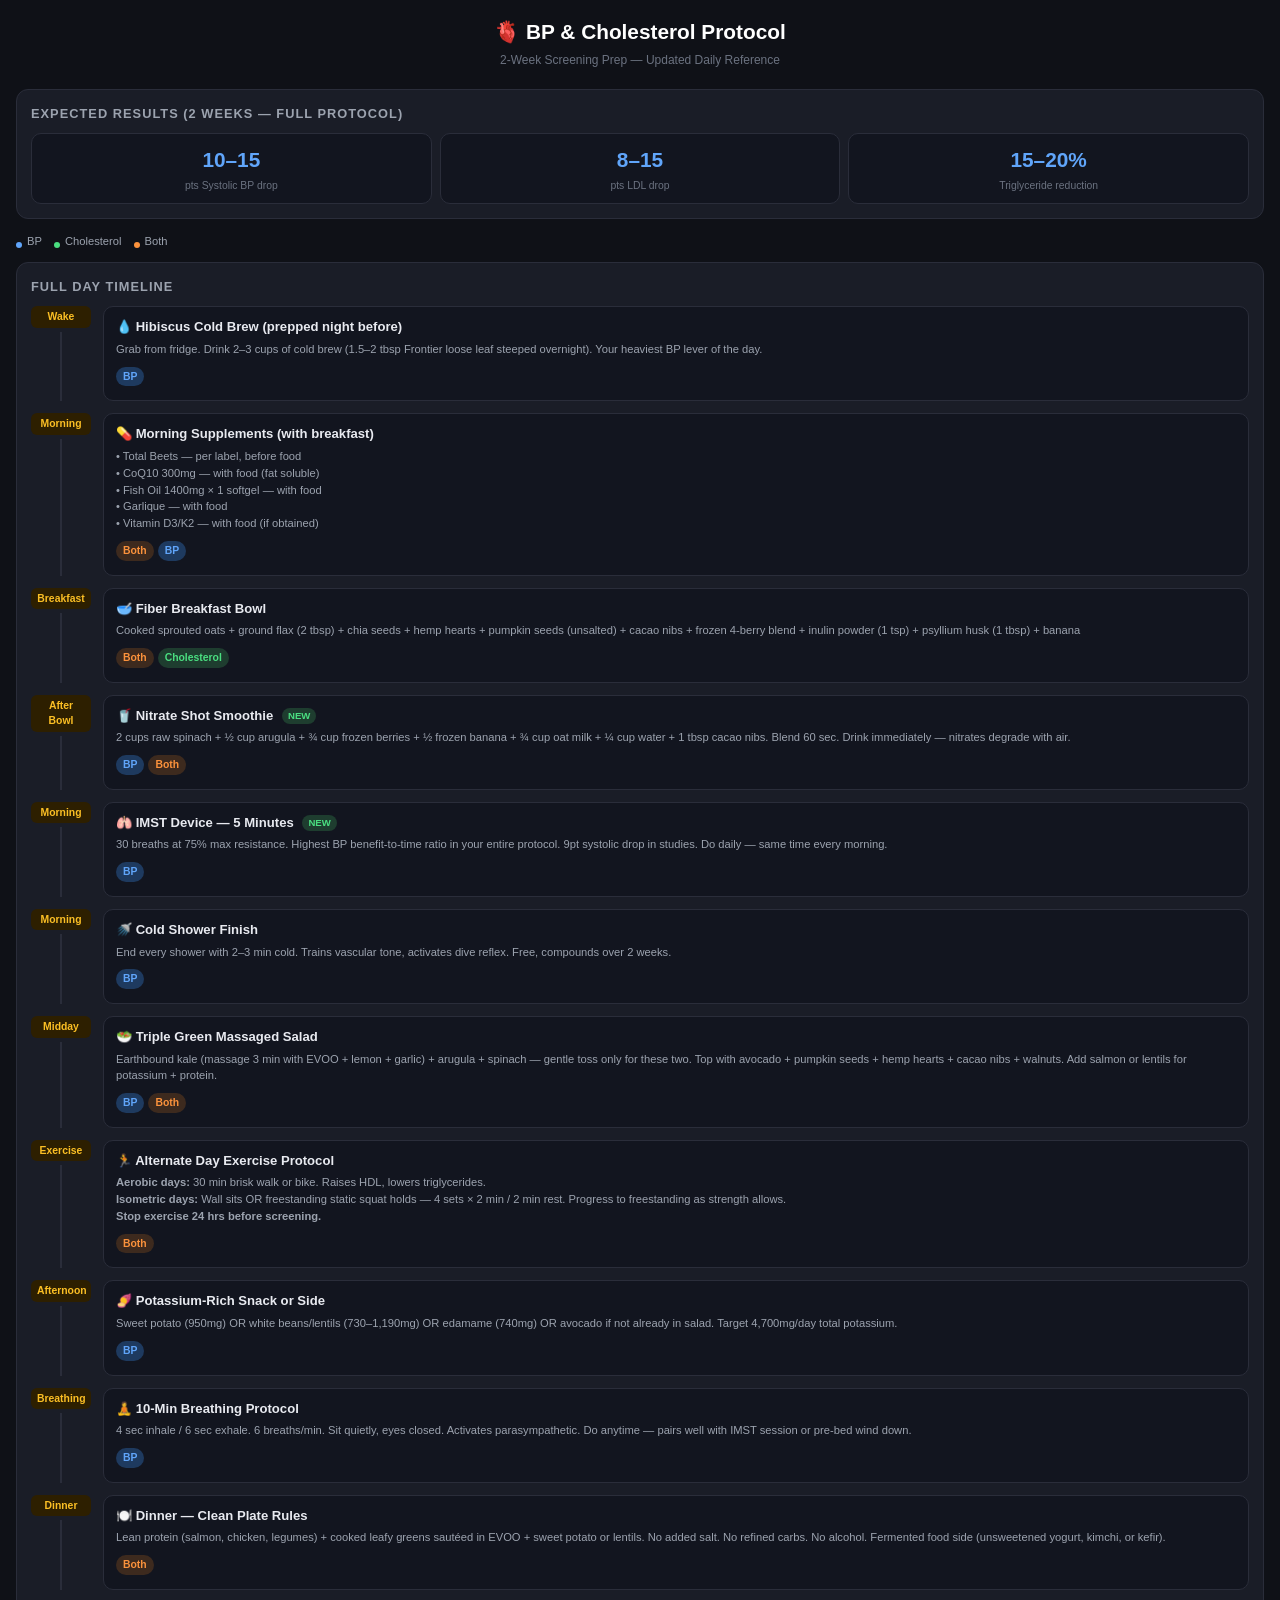
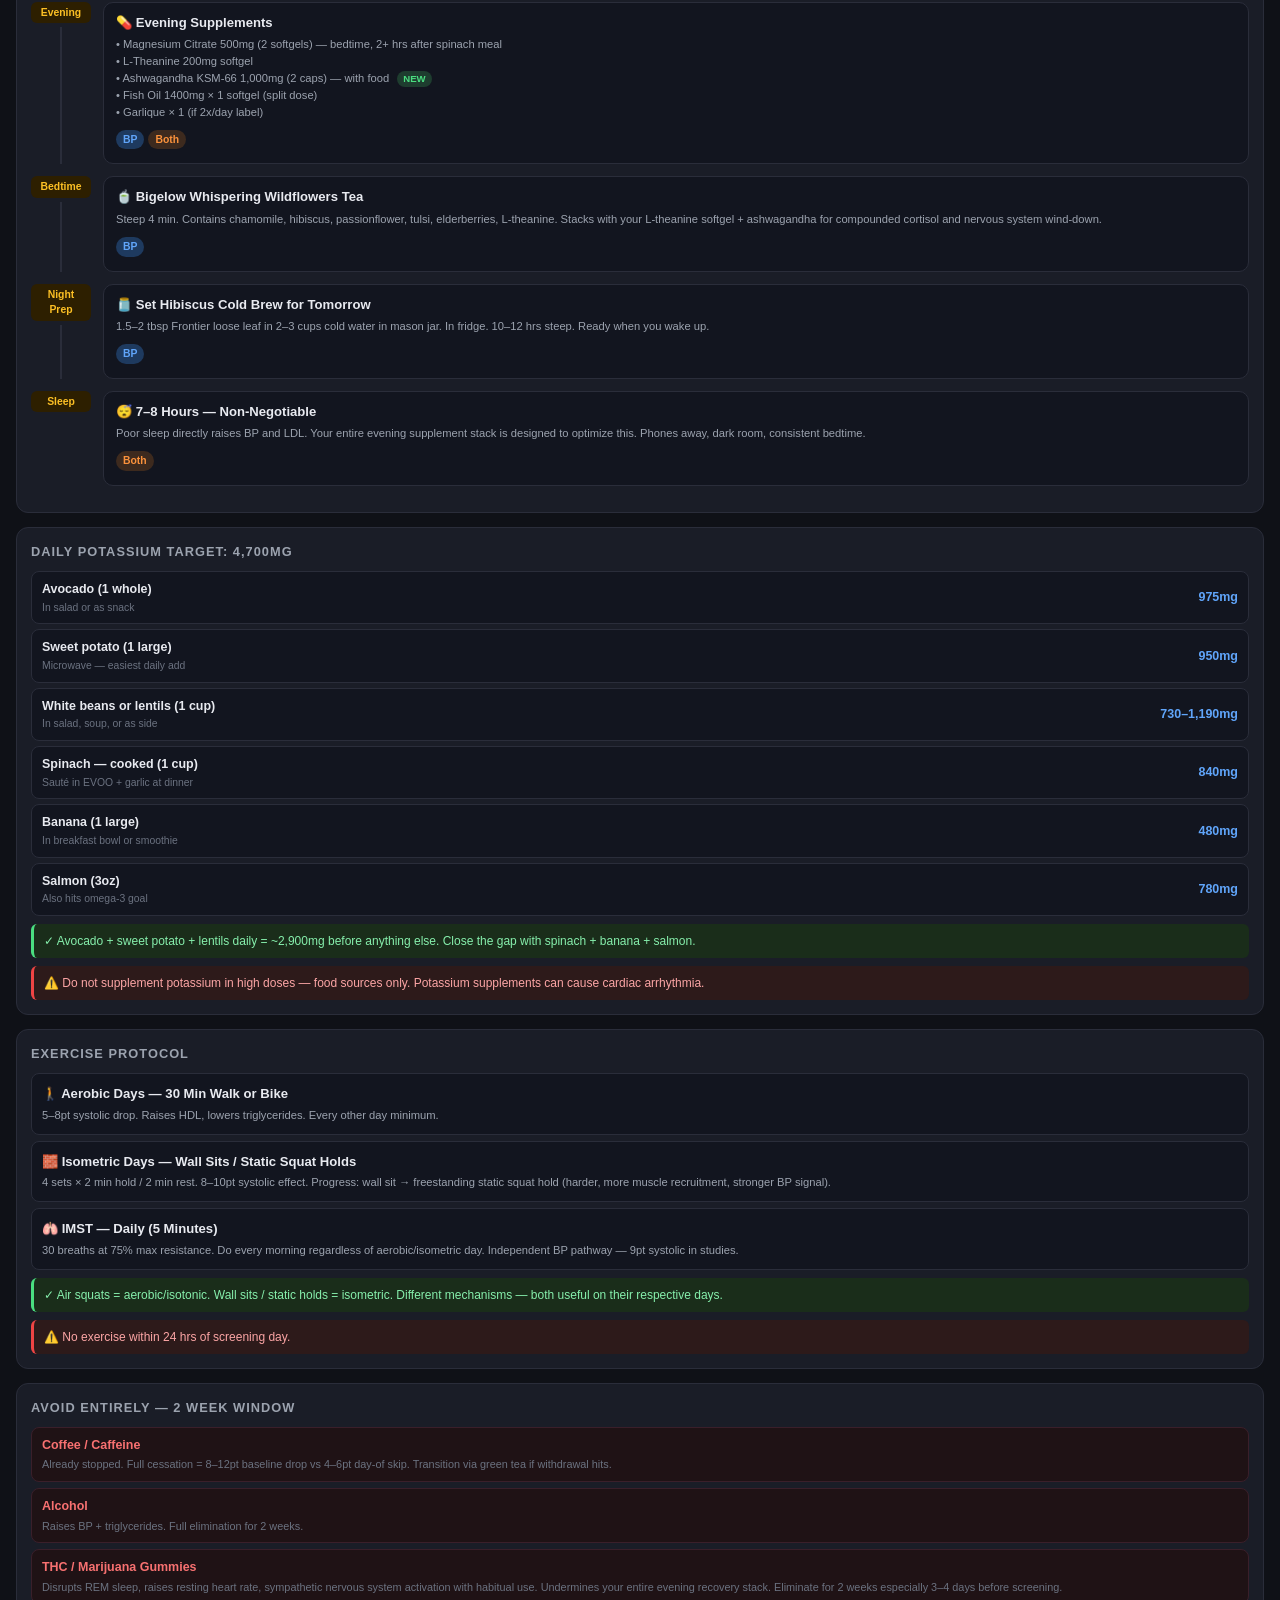
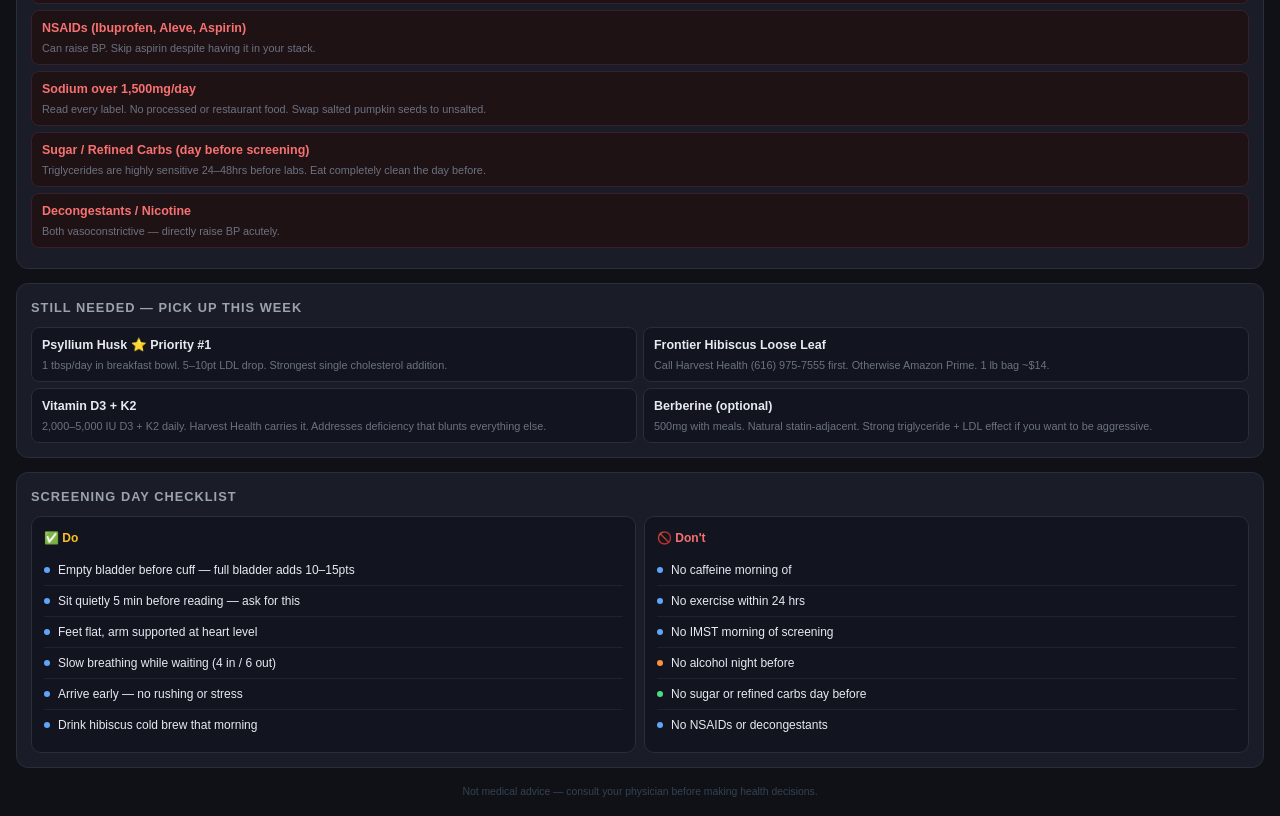
<file: bp-protocol/index.html>
<!DOCTYPE html>
<html lang="en">
<head>
<meta charset="UTF-8">
<meta name="viewport" content="width=device-width, initial-scale=1.0">
<title>BP & Cholesterol Protocol v2</title>
<style>
  * { box-sizing: border-box; margin: 0; padding: 0; }
  body { font-family: -apple-system, BlinkMacSystemFont, 'Segoe UI', sans-serif; background: #0f1117; color: #e8eaf0; line-height: 1.5; padding: 16px; }
  h1 { font-size: 1.3rem; font-weight: 700; text-align: center; color: #fff; margin-bottom: 4px; }
  .subtitle { text-align: center; font-size: 0.75rem; color: #6b7280; margin-bottom: 20px; }
  h2 { font-size: 0.8rem; font-weight: 700; text-transform: uppercase; letter-spacing: 0.08em; color: #9ca3af; margin-bottom: 10px; }
  h3 { font-size: 0.85rem; font-weight: 600; margin-bottom: 6px; }
  .section { background: #1a1d27; border-radius: 12px; padding: 14px; margin-bottom: 14px; border: 1px solid #2a2d3a; }
  .tag { display: inline-block; font-size: 0.65rem; font-weight: 600; padding: 2px 7px; border-radius: 20px; margin-right: 4px; margin-bottom: 4px; }
  .tag-bp { background: #1e3a5f; color: #60a5fa; }
  .tag-chol { background: #1e3d2f; color: #4ade80; }
  .tag-both { background: #3d2a1e; color: #fb923c; }
  .row { display: flex; gap: 10px; margin-bottom: 10px; }
  .card { flex: 1; background: #12151f; border-radius: 10px; padding: 12px; border: 1px solid #2a2d3a; }
  .time-label { font-size: 0.7rem; font-weight: 700; text-transform: uppercase; letter-spacing: 0.06em; margin-bottom: 8px; padding: 3px 8px; border-radius: 6px; display: inline-block; }
  .morning { background: #2d1f00; color: #fbbf24; }
  .midday { background: #1a2d1a; color: #4ade80; }
  .evening { background: #1a1533; color: #a78bfa; }
  .item { display: flex; align-items: flex-start; gap: 8px; padding: 6px 0; border-bottom: 1px solid #1f2232; }
  .item:last-child { border-bottom: none; }
  .item-dot { width: 6px; height: 6px; border-radius: 50%; margin-top: 6px; flex-shrink: 0; }
  .dot-bp { background: #60a5fa; }
  .dot-chol { background: #4ade80; }
  .dot-both { background: #fb923c; }
  .item-text { font-size: 0.8rem; }
  .item-sub { font-size: 0.7rem; color: #6b7280; margin-top: 1px; }
  .dose { font-size: 0.7rem; font-weight: 600; color: #9ca3af; }
  .grid-3 { display: grid; grid-template-columns: 1fr 1fr 1fr; gap: 8px; }
  .grid-2 { display: grid; grid-template-columns: 1fr 1fr; gap: 8px; }
  .metric-card { background: #12151f; border-radius: 10px; padding: 10px; border: 1px solid #2a2d3a; text-align: center; }
  .metric-val { font-size: 1.3rem; font-weight: 700; color: #60a5fa; }
  .metric-label { font-size: 0.65rem; color: #6b7280; margin-top: 2px; }
  .flag { background: #2d1a1a; border-left: 3px solid #ef4444; border-radius: 6px; padding: 8px 10px; font-size: 0.75rem; color: #fca5a5; margin-top: 8px; }
  .tip { background: #1a2d1a; border-left: 3px solid #4ade80; border-radius: 6px; padding: 8px 10px; font-size: 0.75rem; color: #86efac; margin-top: 8px; }
  .info { background: #1a1f2d; border-left: 3px solid #60a5fa; border-radius: 6px; padding: 8px 10px; font-size: 0.75rem; color: #93c5fd; margin-top: 8px; }
  .food-grid { display: grid; grid-template-columns: 1fr 1fr; gap: 6px; }
  .food-item { background: #12151f; border-radius: 8px; padding: 8px 10px; border: 1px solid #2a2d3a; }
  .food-name { font-size: 0.78rem; font-weight: 600; }
  .food-benefit { font-size: 0.68rem; color: #6b7280; margin-top: 2px; }
  .exercise-item { background: #12151f; border-radius: 8px; padding: 10px; border: 1px solid #2a2d3a; margin-bottom: 6px; }
  .ex-name { font-size: 0.82rem; font-weight: 600; }
  .ex-detail { font-size: 0.7rem; color: #9ca3af; margin-top: 3px; }
  .legend { display: flex; gap: 12px; margin-bottom: 12px; flex-wrap: wrap; }
  .leg-item { display: flex; align-items: center; gap: 5px; font-size: 0.7rem; color: #9ca3af; }
  .avoid-item { background: #1f1215; border-radius: 8px; padding: 8px 10px; border: 1px solid #3a1f2a; margin-bottom: 6px; }
  .avoid-name { font-weight: 600; color: #f87171; font-size: 0.78rem; }
  .avoid-why { font-size: 0.68rem; color: #6b7280; margin-top: 2px; }
  .highlight { color: #fbbf24; font-weight: 600; }
  .tea-row { display: flex; gap: 8px; }
  .tea-card { flex: 1; background: #12151f; border-radius: 10px; padding: 10px; border: 1px solid #2a2d3a; }
  .tea-title { font-size: 0.78rem; font-weight: 700; margin-bottom: 4px; }
  .tea-time { font-size: 0.65rem; color: #fbbf24; margin-bottom: 6px; }
  .tea-detail { font-size: 0.7rem; color: #9ca3af; }
  .timeline { position: relative; }
  .tl-item { display: flex; gap: 12px; margin-bottom: 12px; }
  .tl-left { display: flex; flex-direction: column; align-items: center; width: 60px; flex-shrink: 0; }
  .tl-time { font-size: 0.65rem; font-weight: 700; color: #fbbf24; text-align: center; background: #2d1f00; padding: 3px 6px; border-radius: 6px; width: 100%; text-align: center; }
  .tl-line { width: 2px; background: #2a2d3a; flex: 1; margin-top: 4px; }
  .tl-content { background: #12151f; border-radius: 10px; padding: 10px 12px; border: 1px solid #2a2d3a; flex: 1; }
  .tl-title { font-size: 0.82rem; font-weight: 600; margin-bottom: 4px; }
  .tl-detail { font-size: 0.7rem; color: #9ca3af; }
  .tl-tags { margin-top: 5px; }
  .potassium-item { background: #12151f; border-radius: 8px; padding: 8px 10px; border: 1px solid #2a2d3a; margin-bottom: 5px; display: flex; justify-content: space-between; align-items: center; }
  .pot-food { font-size: 0.78rem; font-weight: 600; }
  .pot-amount { font-size: 0.78rem; font-weight: 700; color: #60a5fa; }
  .pot-note { font-size: 0.65rem; color: #6b7280; margin-top: 1px; }
  .new-badge { display: inline-block; background: #1e3d2f; color: #4ade80; font-size: 0.6rem; font-weight: 700; padding: 1px 6px; border-radius: 10px; margin-left: 5px; vertical-align: middle; }
</style>
</head>
<body>

<h1>🫀 BP & Cholesterol Protocol</h1>
<p class="subtitle">2-Week Screening Prep — Updated Daily Reference</p>

<!-- EXPECTED RESULTS -->
<div class="section">
  <h2>Expected Results (2 Weeks — Full Protocol)</h2>
  <div class="grid-3">
    <div class="metric-card">
      <div class="metric-val">10–15</div>
      <div class="metric-label">pts Systolic BP drop</div>
    </div>
    <div class="metric-card">
      <div class="metric-val">8–15</div>
      <div class="metric-label">pts LDL drop</div>
    </div>
    <div class="metric-card">
      <div class="metric-val">15–20%</div>
      <div class="metric-label">Triglyceride reduction</div>
    </div>
  </div>
</div>

<!-- LEGEND -->
<div class="legend">
  <div class="leg-item"><div class="item-dot dot-bp"></div> BP</div>
  <div class="leg-item"><div class="item-dot dot-chol"></div> Cholesterol</div>
  <div class="leg-item"><div class="item-dot dot-both"></div> Both</div>
</div>

<!-- FULL DAY TIMELINE -->
<div class="section">
  <h2>Full Day Timeline</h2>
  <div class="timeline">

    <div class="tl-item">
      <div class="tl-left"><div class="tl-time">Wake</div><div class="tl-line"></div></div>
      <div class="tl-content">
        <div class="tl-title">💧 Hibiscus Cold Brew (prepped night before)</div>
        <div class="tl-detail">Grab from fridge. Drink 2–3 cups of cold brew (1.5–2 tbsp Frontier loose leaf steeped overnight). Your heaviest BP lever of the day.</div>
        <div class="tl-tags"><span class="tag tag-bp">BP</span></div>
      </div>
    </div>

    <div class="tl-item">
      <div class="tl-left"><div class="tl-time">Morning</div><div class="tl-line"></div></div>
      <div class="tl-content">
        <div class="tl-title">💊 Morning Supplements (with breakfast)</div>
        <div class="tl-detail">
          • Total Beets — per label, before food<br>
          • CoQ10 300mg — with food (fat soluble)<br>
          • Fish Oil 1400mg × 1 softgel — with food<br>
          • Garlique — with food<br>
          • Vitamin D3/K2 — with food (if obtained)
        </div>
        <div class="tl-tags"><span class="tag tag-both">Both</span><span class="tag tag-bp">BP</span></div>
      </div>
    </div>

    <div class="tl-item">
      <div class="tl-left"><div class="tl-time">Breakfast</div><div class="tl-line"></div></div>
      <div class="tl-content">
        <div class="tl-title">🥣 Fiber Breakfast Bowl</div>
        <div class="tl-detail">
          Cooked sprouted oats + ground flax (2 tbsp) + chia seeds + hemp hearts + pumpkin seeds (unsalted) + cacao nibs + frozen 4-berry blend + inulin powder (1 tsp) + psyllium husk (1 tbsp) + banana
        </div>
        <div class="tl-tags"><span class="tag tag-both">Both</span><span class="tag tag-chol">Cholesterol</span></div>
      </div>
    </div>

    <div class="tl-item">
      <div class="tl-left"><div class="tl-time">After Bowl</div><div class="tl-line"></div></div>
      <div class="tl-content">
        <div class="tl-title">🥤 Nitrate Shot Smoothie <span class="new-badge">NEW</span></div>
        <div class="tl-detail">2 cups raw spinach + ½ cup arugula + ¾ cup frozen berries + ½ frozen banana + ¾ cup oat milk + ¼ cup water + 1 tbsp cacao nibs. Blend 60 sec. Drink immediately — nitrates degrade with air.</div>
        <div class="tl-tags"><span class="tag tag-bp">BP</span><span class="tag tag-both">Both</span></div>
      </div>
    </div>

    <div class="tl-item">
      <div class="tl-left"><div class="tl-time">Morning</div><div class="tl-line"></div></div>
      <div class="tl-content">
        <div class="tl-title">🫁 IMST Device — 5 Minutes <span class="new-badge">NEW</span></div>
        <div class="tl-detail">30 breaths at 75% max resistance. Highest BP benefit-to-time ratio in your entire protocol. 9pt systolic drop in studies. Do daily — same time every morning.</div>
        <div class="tl-tags"><span class="tag tag-bp">BP</span></div>
      </div>
    </div>

    <div class="tl-item">
      <div class="tl-left"><div class="tl-time">Morning</div><div class="tl-line"></div></div>
      <div class="tl-content">
        <div class="tl-title">🚿 Cold Shower Finish</div>
        <div class="tl-detail">End every shower with 2–3 min cold. Trains vascular tone, activates dive reflex. Free, compounds over 2 weeks.</div>
        <div class="tl-tags"><span class="tag tag-bp">BP</span></div>
      </div>
    </div>

    <div class="tl-item">
      <div class="tl-left"><div class="tl-time">Midday</div><div class="tl-line"></div></div>
      <div class="tl-content">
        <div class="tl-title">🥗 Triple Green Massaged Salad</div>
        <div class="tl-detail">
          Earthbound kale (massage 3 min with EVOO + lemon + garlic) + arugula + spinach — gentle toss only for these two. Top with avocado + pumpkin seeds + hemp hearts + cacao nibs + walnuts. Add salmon or lentils for potassium + protein.
        </div>
        <div class="tl-tags"><span class="tag tag-bp">BP</span><span class="tag tag-both">Both</span></div>
      </div>
    </div>

    <div class="tl-item">
      <div class="tl-left"><div class="tl-time">Exercise</div><div class="tl-line"></div></div>
      <div class="tl-content">
        <div class="tl-title">🏃 Alternate Day Exercise Protocol</div>
        <div class="tl-detail">
          <strong>Aerobic days:</strong> 30 min brisk walk or bike. Raises HDL, lowers triglycerides.<br>
          <strong>Isometric days:</strong> Wall sits OR freestanding static squat holds — 4 sets × 2 min / 2 min rest. Progress to freestanding as strength allows.<br>
          <strong>Stop exercise 24 hrs before screening.</strong>
        </div>
        <div class="tl-tags"><span class="tag tag-both">Both</span></div>
      </div>
    </div>

    <div class="tl-item">
      <div class="tl-left"><div class="tl-time">Afternoon</div><div class="tl-line"></div></div>
      <div class="tl-content">
        <div class="tl-title">🍠 Potassium-Rich Snack or Side</div>
        <div class="tl-detail">Sweet potato (950mg) OR white beans/lentils (730–1,190mg) OR edamame (740mg) OR avocado if not already in salad. Target 4,700mg/day total potassium.</div>
        <div class="tl-tags"><span class="tag tag-bp">BP</span></div>
      </div>
    </div>

    <div class="tl-item">
      <div class="tl-left"><div class="tl-time">Breathing</div><div class="tl-line"></div></div>
      <div class="tl-content">
        <div class="tl-title">🧘 10-Min Breathing Protocol</div>
        <div class="tl-detail">4 sec inhale / 6 sec exhale. 6 breaths/min. Sit quietly, eyes closed. Activates parasympathetic. Do anytime — pairs well with IMST session or pre-bed wind down.</div>
        <div class="tl-tags"><span class="tag tag-bp">BP</span></div>
      </div>
    </div>

    <div class="tl-item">
      <div class="tl-left"><div class="tl-time">Dinner</div><div class="tl-line"></div></div>
      <div class="tl-content">
        <div class="tl-title">🍽️ Dinner — Clean Plate Rules</div>
        <div class="tl-detail">
          Lean protein (salmon, chicken, legumes) + cooked leafy greens sautéed in EVOO + sweet potato or lentils. No added salt. No refined carbs. No alcohol. Fermented food side (unsweetened yogurt, kimchi, or kefir).
        </div>
        <div class="tl-tags"><span class="tag tag-both">Both</span></div>
      </div>
    </div>

    <div class="tl-item">
      <div class="tl-left"><div class="tl-time">Evening</div><div class="tl-line"></div></div>
      <div class="tl-content">
        <div class="tl-title">💊 Evening Supplements</div>
        <div class="tl-detail">
          • Magnesium Citrate 500mg (2 softgels) — bedtime, 2+ hrs after spinach meal<br>
          • L-Theanine 200mg softgel<br>
          • Ashwagandha KSM-66 1,000mg (2 caps) — with food <span class="new-badge">NEW</span><br>
          • Fish Oil 1400mg × 1 softgel (split dose)<br>
          • Garlique × 1 (if 2x/day label)
        </div>
        <div class="tl-tags"><span class="tag tag-bp">BP</span><span class="tag tag-both">Both</span></div>
      </div>
    </div>

    <div class="tl-item">
      <div class="tl-left"><div class="tl-time">Bedtime</div><div class="tl-line"></div></div>
      <div class="tl-content">
        <div class="tl-title">🍵 Bigelow Whispering Wildflowers Tea</div>
        <div class="tl-detail">Steep 4 min. Contains chamomile, hibiscus, passionflower, tulsi, elderberries, L-theanine. Stacks with your L-theanine softgel + ashwagandha for compounded cortisol and nervous system wind-down.</div>
        <div class="tl-tags"><span class="tag tag-bp">BP</span></div>
      </div>
    </div>

    <div class="tl-item">
      <div class="tl-left"><div class="tl-time">Night Prep</div><div class="tl-line"></div></div>
      <div class="tl-content">
        <div class="tl-title">🫙 Set Hibiscus Cold Brew for Tomorrow</div>
        <div class="tl-detail">1.5–2 tbsp Frontier loose leaf in 2–3 cups cold water in mason jar. In fridge. 10–12 hrs steep. Ready when you wake up.</div>
        <div class="tl-tags"><span class="tag tag-bp">BP</span></div>
      </div>
    </div>

    <div class="tl-item">
      <div class="tl-left"><div class="tl-time">Sleep</div></div>
      <div class="tl-content">
        <div class="tl-title">😴 7–8 Hours — Non-Negotiable</div>
        <div class="tl-detail">Poor sleep directly raises BP and LDL. Your entire evening supplement stack is designed to optimize this. Phones away, dark room, consistent bedtime.</div>
        <div class="tl-tags"><span class="tag tag-both">Both</span></div>
      </div>
    </div>

  </div>
</div>

<!-- POTASSIUM TRACKER -->
<div class="section">
  <h2>Daily Potassium Target: 4,700mg</h2>
  <div class="potassium-item">
    <div><div class="pot-food">Avocado (1 whole)</div><div class="pot-note">In salad or as snack</div></div>
    <div class="pot-amount">975mg</div>
  </div>
  <div class="potassium-item">
    <div><div class="pot-food">Sweet potato (1 large)</div><div class="pot-note">Microwave — easiest daily add</div></div>
    <div class="pot-amount">950mg</div>
  </div>
  <div class="potassium-item">
    <div><div class="pot-food">White beans or lentils (1 cup)</div><div class="pot-note">In salad, soup, or as side</div></div>
    <div class="pot-amount">730–1,190mg</div>
  </div>
  <div class="potassium-item">
    <div><div class="pot-food">Spinach — cooked (1 cup)</div><div class="pot-note">Sauté in EVOO + garlic at dinner</div></div>
    <div class="pot-amount">840mg</div>
  </div>
  <div class="potassium-item">
    <div><div class="pot-food">Banana (1 large)</div><div class="pot-note">In breakfast bowl or smoothie</div></div>
    <div class="pot-amount">480mg</div>
  </div>
  <div class="potassium-item">
    <div><div class="pot-food">Salmon (3oz)</div><div class="pot-note">Also hits omega-3 goal</div></div>
    <div class="pot-amount">780mg</div>
  </div>
  <div class="tip">✓ Avocado + sweet potato + lentils daily = ~2,900mg before anything else. Close the gap with spinach + banana + salmon.</div>
  <div class="flag">⚠️ Do not supplement potassium in high doses — food sources only. Potassium supplements can cause cardiac arrhythmia.</div>
</div>

<!-- EXERCISE REFERENCE -->
<div class="section">
  <h2>Exercise Protocol</h2>
  <div class="exercise-item">
    <div class="ex-name">🚶 Aerobic Days — 30 Min Walk or Bike</div>
    <div class="ex-detail">5–8pt systolic drop. Raises HDL, lowers triglycerides. Every other day minimum.</div>
  </div>
  <div class="exercise-item">
    <div class="ex-name">🧱 Isometric Days — Wall Sits / Static Squat Holds</div>
    <div class="ex-detail">4 sets × 2 min hold / 2 min rest. 8–10pt systolic effect. Progress: wall sit → freestanding static squat hold (harder, more muscle recruitment, stronger BP signal).</div>
  </div>
  <div class="exercise-item">
    <div class="ex-name">🫁 IMST — Daily (5 Minutes)</div>
    <div class="ex-detail">30 breaths at 75% max resistance. Do every morning regardless of aerobic/isometric day. Independent BP pathway — 9pt systolic in studies.</div>
  </div>
  <div class="tip">✓ Air squats = aerobic/isotonic. Wall sits / static holds = isometric. Different mechanisms — both useful on their respective days.</div>
  <div class="flag">⚠️ No exercise within 24 hrs of screening day.</div>
</div>

<!-- AVOID -->
<div class="section">
  <h2>Avoid Entirely — 2 Week Window</h2>
  <div class="avoid-item">
    <div class="avoid-name">Coffee / Caffeine</div>
    <div class="avoid-why">Already stopped. Full cessation = 8–12pt baseline drop vs 4–6pt day-of skip. Transition via green tea if withdrawal hits.</div>
  </div>
  <div class="avoid-item">
    <div class="avoid-name">Alcohol</div>
    <div class="avoid-why">Raises BP + triglycerides. Full elimination for 2 weeks.</div>
  </div>
  <div class="avoid-item">
    <div class="avoid-name">THC / Marijuana Gummies</div>
    <div class="avoid-why">Disrupts REM sleep, raises resting heart rate, sympathetic nervous system activation with habitual use. Undermines your entire evening recovery stack. Eliminate for 2 weeks especially 3–4 days before screening.</div>
  </div>
  <div class="avoid-item">
    <div class="avoid-name">NSAIDs (Ibuprofen, Aleve, Aspirin)</div>
    <div class="avoid-why">Can raise BP. Skip aspirin despite having it in your stack.</div>
  </div>
  <div class="avoid-item">
    <div class="avoid-name">Sodium over 1,500mg/day</div>
    <div class="avoid-why">Read every label. No processed or restaurant food. Swap salted pumpkin seeds to unsalted.</div>
  </div>
  <div class="avoid-item">
    <div class="avoid-name">Sugar / Refined Carbs (day before screening)</div>
    <div class="avoid-why">Triglycerides are highly sensitive 24–48hrs before labs. Eat completely clean the day before.</div>
  </div>
  <div class="avoid-item">
    <div class="avoid-name">Decongestants / Nicotine</div>
    <div class="avoid-why">Both vasoconstrictive — directly raise BP acutely.</div>
  </div>
</div>

<!-- SUPPLEMENTS TO ADD -->
<div class="section">
  <h2>Still Needed — Pick Up This Week</h2>
  <div class="food-grid">
    <div class="food-item">
      <div class="food-name">Psyllium Husk ⭐ Priority #1</div>
      <div class="food-benefit">1 tbsp/day in breakfast bowl. 5–10pt LDL drop. Strongest single cholesterol addition.</div>
    </div>
    <div class="food-item">
      <div class="food-name">Frontier Hibiscus Loose Leaf</div>
      <div class="food-benefit">Call Harvest Health (616) 975-7555 first. Otherwise Amazon Prime. 1 lb bag ~$14.</div>
    </div>
    <div class="food-item">
      <div class="food-name">Vitamin D3 + K2</div>
      <div class="food-benefit">2,000–5,000 IU D3 + K2 daily. Harvest Health carries it. Addresses deficiency that blunts everything else.</div>
    </div>
    <div class="food-item">
      <div class="food-name">Berberine (optional)</div>
      <div class="food-benefit">500mg with meals. Natural statin-adjacent. Strong triglyceride + LDL effect if you want to be aggressive.</div>
    </div>
  </div>
</div>

<!-- SCREENING DAY -->
<div class="section">
  <h2>Screening Day Checklist</h2>
  <div class="grid-2">
    <div class="card">
      <h3 style="font-size:0.75rem; color:#fbbf24; margin-bottom:8px;">✅ Do</h3>
      <div class="item"><div class="item-dot dot-bp"></div><div class="item-text" style="font-size:0.75rem;">Empty bladder before cuff — full bladder adds 10–15pts</div></div>
      <div class="item"><div class="item-dot dot-bp"></div><div class="item-text" style="font-size:0.75rem;">Sit quietly 5 min before reading — ask for this</div></div>
      <div class="item"><div class="item-dot dot-bp"></div><div class="item-text" style="font-size:0.75rem;">Feet flat, arm supported at heart level</div></div>
      <div class="item"><div class="item-dot dot-bp"></div><div class="item-text" style="font-size:0.75rem;">Slow breathing while waiting (4 in / 6 out)</div></div>
      <div class="item"><div class="item-dot dot-bp"></div><div class="item-text" style="font-size:0.75rem;">Arrive early — no rushing or stress</div></div>
      <div class="item"><div class="item-dot dot-bp"></div><div class="item-text" style="font-size:0.75rem;">Drink hibiscus cold brew that morning</div></div>
    </div>
    <div class="card">
      <h3 style="font-size:0.75rem; color:#f87171; margin-bottom:8px;">🚫 Don't</h3>
      <div class="item"><div class="item-dot dot-bp"></div><div class="item-text" style="font-size:0.75rem;">No caffeine morning of</div></div>
      <div class="item"><div class="item-dot dot-bp"></div><div class="item-text" style="font-size:0.75rem;">No exercise within 24 hrs</div></div>
      <div class="item"><div class="item-dot dot-bp"></div><div class="item-text" style="font-size:0.75rem;">No IMST morning of screening</div></div>
      <div class="item"><div class="item-dot dot-both"></div><div class="item-text" style="font-size:0.75rem;">No alcohol night before</div></div>
      <div class="item"><div class="item-dot dot-chol"></div><div class="item-text" style="font-size:0.75rem;">No sugar or refined carbs day before</div></div>
      <div class="item"><div class="item-dot dot-bp"></div><div class="item-text" style="font-size:0.75rem;">No NSAIDs or decongestants</div></div>
    </div>
  </div>
</div>

<p style="text-align:center; font-size:0.65rem; color:#374151; margin-top:16px;">Not medical advice — consult your physician before making health decisions.</p>

</body>
</html>
</file>
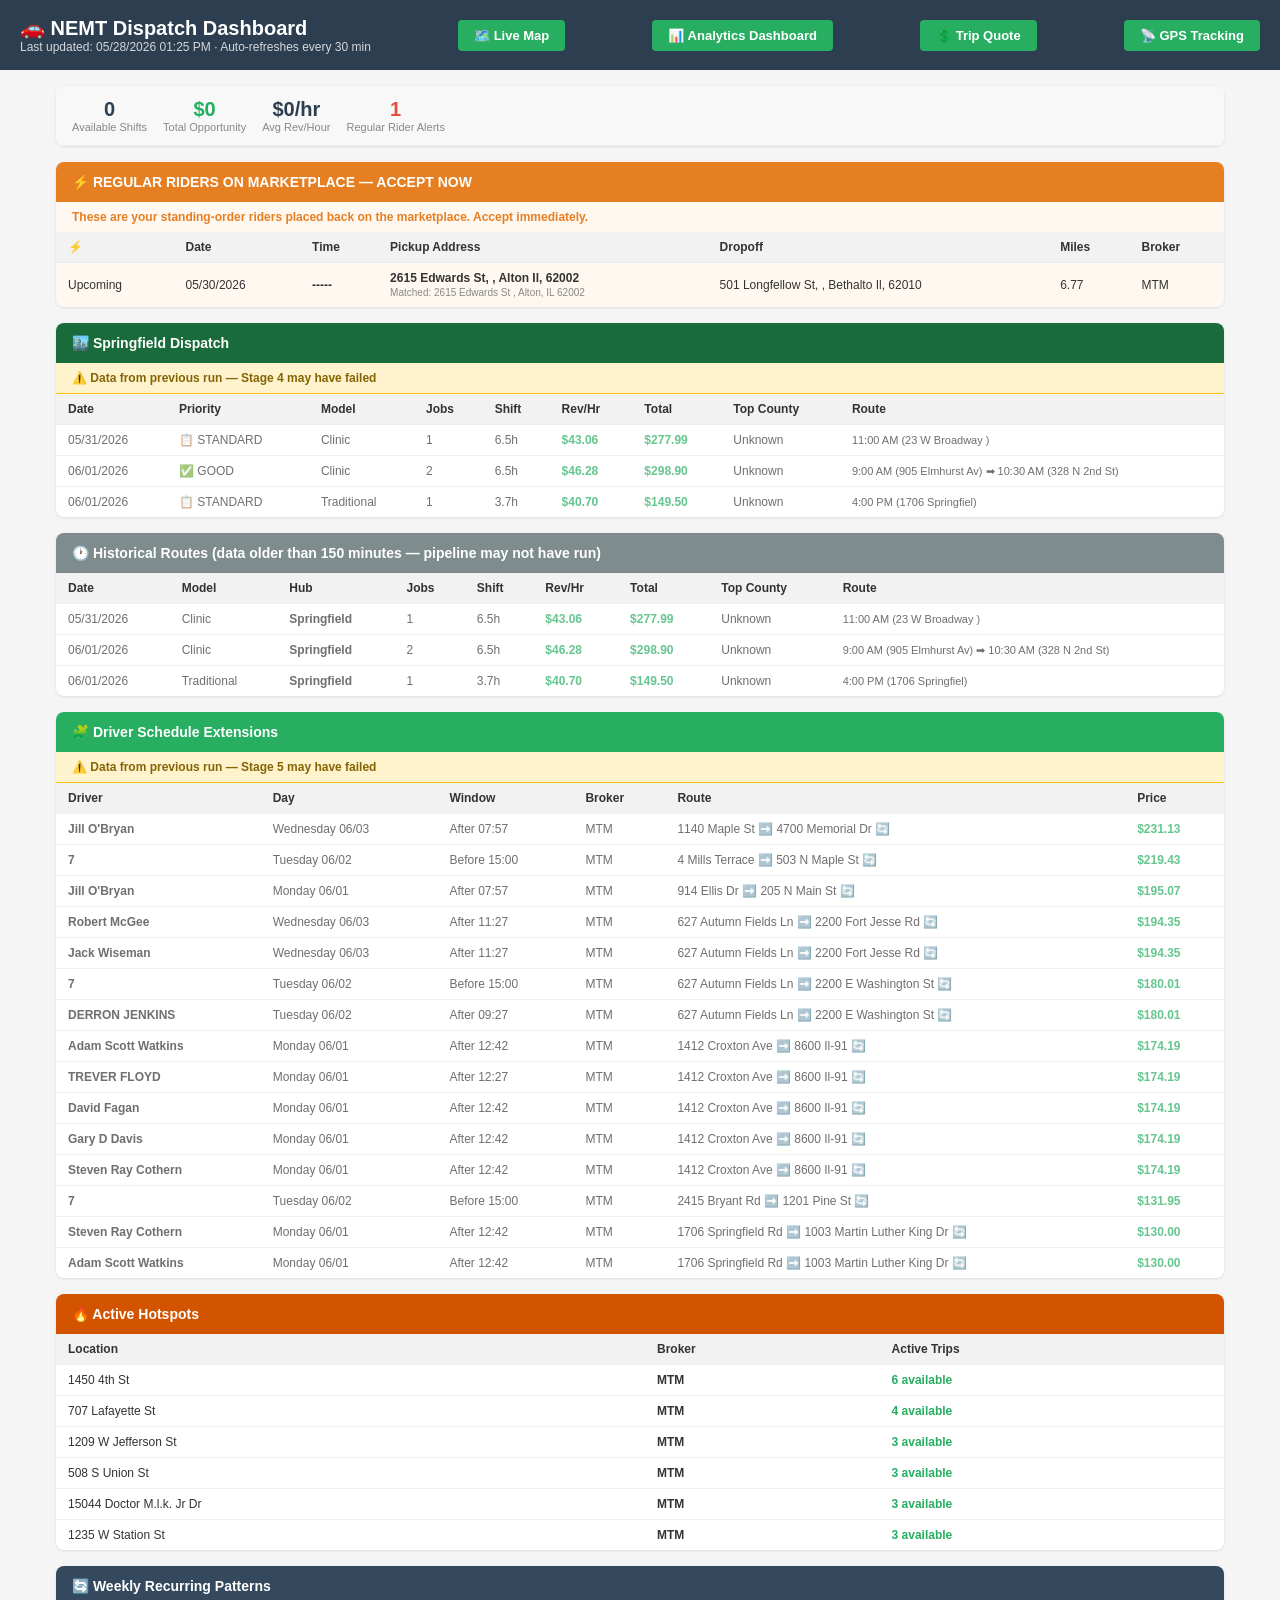
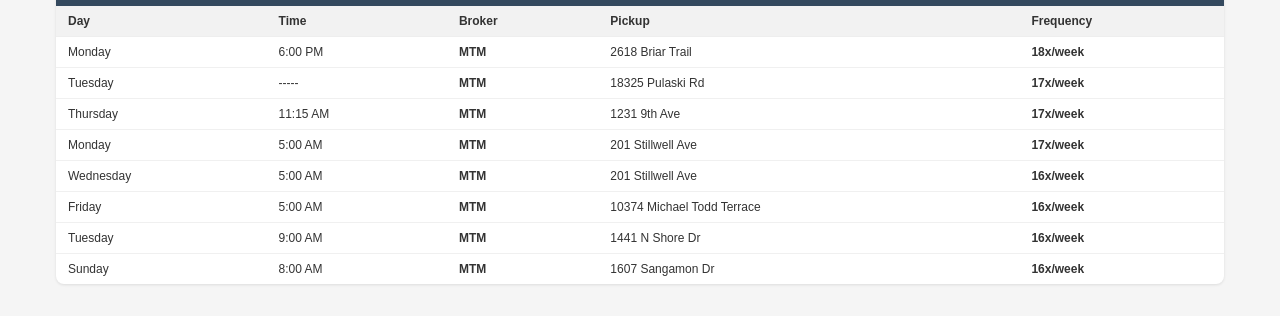
<file: dashboard.html>
<!DOCTYPE html>
<html lang="en">
<head>
  <meta charset="UTF-8">
  <meta name="viewport" content="width=device-width, initial-scale=1.0">
  <meta http-equiv="refresh" content="1800">
  <title>NEMT Dispatch Dashboard</title>
  <style>
    * { box-sizing: border-box; margin: 0; padding: 0; }
    body { font-family: Arial, sans-serif; background: #f5f5f5; color: #333; }
    .header {
      background: #2c3e50; color: white;
      padding: 16px 20px;
      display: flex; justify-content: space-between; align-items: center;
    }
    .header h1 { font-size: 20px; }
    .header .meta { font-size: 12px; opacity: 0.8; }
    .map-btn {
      background: #27ae60; color: white;
      padding: 8px 16px; border-radius: 4px;
      text-decoration: none; font-size: 13px; font-weight: bold;
    }
    .container { max-width: 1200px; margin: 0 auto; padding: 16px; }
    .section {
      background: white; border-radius: 8px;
      margin-bottom: 16px; overflow: hidden;
      box-shadow: 0 1px 3px rgba(0,0,0,0.1);
    }
    .section-header { padding: 12px 16px; color: white; font-weight: bold; font-size: 14px; }
    table { width: 100%; border-collapse: collapse; font-size: 12px; }
    th {
      background: rgba(0,0,0,0.05);
      padding: 8px 12px; text-align: left;
      font-weight: bold; border-bottom: 1px solid #eee;
    }
    td { padding: 8px 12px; border-bottom: 1px solid #f0f0f0; }
    tr:last-child td { border-bottom: none; }
    tr:hover td { background: #f9f9f9; }
    .revenue { color: #27ae60; font-weight: bold; }
    .priority {
      background: #ff6b35; color: white;
      padding: 2px 6px; border-radius: 3px;
      font-size: 11px; font-weight: bold;
    }
    .empty { padding: 16px; color: #888; font-style: italic; font-size: 13px; }
    .alert-row td { background: #fff8f0; }
    .stats-bar {
      display: flex; gap: 16px; padding: 12px 16px;
      background: #f8f8f8; border-bottom: 1px solid #eee; flex-wrap: wrap;
    }
    .stat { text-align: center; }
    .stat .val { font-size: 20px; font-weight: bold; color: #2c3e50; }
    .stat .lbl { font-size: 11px; color: #888; }
    @media (max-width: 600px) { td, th { padding: 6px 8px; font-size: 11px; } }
  </style>
</head>
<body>
<div class="header">
  <div>
    <h1>🚗 NEMT Dispatch Dashboard</h1>
    <div class="meta">Last updated: 05/28/2026 01:25 PM · Auto-refreshes every 30 min</div>
  </div>
  <a href="https://joegritter-bit.github.io/nemt-map/" class="map-btn" target="_blank">
    🗺️ Live Map
  </a>
  <a href="/nemt-map/dashboard/" class="map-btn" target="_blank">
    📊 Analytics Dashboard
  </a>
  <a href="quote_calc.html" class="map-btn">
    💲 Trip Quote
  </a>
  <a href="http://206.189.190.92:8082" class="map-btn" target="_blank">
    📡 GPS Tracking
  </a>
</div>
<div class="container">

<div class="section">
  <div class="stats-bar">
    <div class="stat">
      <div class="val">0</div>
      <div class="lbl">Available Shifts</div>
    </div>
    <div class="stat">
      <div class="val" style="color:#27ae60">$0</div>
      <div class="lbl">Total Opportunity</div>
    </div>
    <div class="stat">
      <div class="val">$0/hr</div>
      <div class="lbl">Avg Rev/Hour</div>
    </div>
    <div class="stat">
      <div class="val" style="color:#e74c3c">1</div>
      <div class="lbl">Regular Rider Alerts</div>
    </div>
  </div>
</div>

<div class="section">
  <div class="section-header" style="background:#e67e22;">
    ⚡ REGULAR RIDERS ON MARKETPLACE — ACCEPT NOW
  </div>
  <p style="padding:8px 16px; font-size:12px; color:#e67e22; font-weight:bold; background:#fff8f0; margin:0;">
    These are your standing-order riders placed back on the marketplace. Accept immediately.
  </p>
  <table>
    <tr>
      <th>⚡</th><th>Date</th><th>Time</th>
      <th>Pickup Address</th><th>Dropoff</th><th>Miles</th><th>Broker</th>
    </tr>

    <tr class="alert-row">
      <td>Upcoming</td>
      <td>05/30/2026</td>
      <td><b>-----</b></td>
      <td><b>2615 Edwards St, , Alton Il, 62002</b><br><span style="font-size:10px;color:#888;">Matched: 2615 Edwards St , Alton, IL 62002</span></td>
      <td>501 Longfellow St, , Bethalto Il, 62010</td>
      <td>6.77</td>
      <td>MTM</td>
    </tr>
  </table>
</div>
<div class="section">
  <div class="section-header" style="background:#1a6b3c;">
    🏙️ Springfield Dispatch
  </div>
  <div style="background:#fff3cd; color:#856404; padding:8px 16px; font-size:12px; font-weight:bold; border-bottom:1px solid #ffc107;">
    ⚠️ Data from previous run — Stage 4 may have failed
  </div>
  <table>
    <tr>
      <th>Date</th><th>Priority</th><th>Model</th>
      <th>Jobs</th><th>Shift</th><th>Rev/Hr</th>
      <th>Total</th><th>Top County</th><th>Route</th>
    </tr>

    <tr style="opacity:0.7;">
      <td>05/31/2026</td>
      <td>📋 STANDARD</td>
      <td>Clinic</td>
      <td>1</td>
      <td>6.5h</td>
      <td class="revenue">$43.06</td>
      <td class="revenue"><b>$277.99</b></td>
      <td>Unknown</td>
      <td style="font-size:11px;">11:00 AM (23 W Broadway )</td>
    </tr>
    <tr style="opacity:0.7;">
      <td>06/01/2026</td>
      <td>✅ GOOD</td>
      <td>Clinic</td>
      <td>2</td>
      <td>6.5h</td>
      <td class="revenue">$46.28</td>
      <td class="revenue"><b>$298.90</b></td>
      <td>Unknown</td>
      <td style="font-size:11px;">9:00 AM (905 Elmhurst Av) ➡ 10:30 AM (328 N 2nd St)</td>
    </tr>
    <tr style="opacity:0.7;">
      <td>06/01/2026</td>
      <td>📋 STANDARD</td>
      <td>Traditional</td>
      <td>1</td>
      <td>3.7h</td>
      <td class="revenue">$40.70</td>
      <td class="revenue"><b>$149.50</b></td>
      <td>Unknown</td>
      <td style="font-size:11px;">4:00 PM (1706 Springfiel)</td>
    </tr>
  </table>
</div>
<div class="section">
  <div class="section-header" style="background:#7f8c8d;">
    🕐 Historical Routes (data older than 150 minutes — pipeline may not have run)
  </div>
  <table>
    <tr>
      <th>Date</th><th>Model</th><th>Hub</th><th>Jobs</th>
      <th>Shift</th><th>Rev/Hr</th><th>Total</th>
      <th>Top County</th><th>Route</th>
    </tr>

    <tr style="opacity:0.7;">
      <td>05/31/2026</td>
      <td>Clinic</td>
      <td><b>Springfield</b></td>
      <td>1</td>
      <td>6.5h</td>
      <td class="revenue">$43.06</td>
      <td class="revenue"><b>$277.99</b></td>
      <td>Unknown</td>
      <td style="font-size:11px;">11:00 AM (23 W Broadway )</td>
    </tr>
    <tr style="opacity:0.7;">
      <td>06/01/2026</td>
      <td>Clinic</td>
      <td><b>Springfield</b></td>
      <td>2</td>
      <td>6.5h</td>
      <td class="revenue">$46.28</td>
      <td class="revenue"><b>$298.90</b></td>
      <td>Unknown</td>
      <td style="font-size:11px;">9:00 AM (905 Elmhurst Av) ➡ 10:30 AM (328 N 2nd St)</td>
    </tr>
    <tr style="opacity:0.7;">
      <td>06/01/2026</td>
      <td>Traditional</td>
      <td><b>Springfield</b></td>
      <td>1</td>
      <td>3.7h</td>
      <td class="revenue">$40.70</td>
      <td class="revenue"><b>$149.50</b></td>
      <td>Unknown</td>
      <td style="font-size:11px;">4:00 PM (1706 Springfiel)</td>
    </tr>
  </table>
</div>
<div class="section">
  <div class="section-header" style="background:#27ae60;">
    🧩 Driver Schedule Extensions
  </div>
  <div style="background:#fff3cd; color:#856404; padding:8px 16px; font-size:12px; font-weight:bold; border-bottom:1px solid #ffc107;">
    ⚠️ Data from previous run — Stage 5 may have failed
  </div>
  <table>
    <tr>
      <th>Driver</th><th>Day</th><th>Window</th>
      <th>Broker</th><th>Route</th><th>Price</th>
    </tr>

    <tr style="opacity:0.7;">
      <td><b>Jill O'Bryan</b></td>
      <td>Wednesday 06/03</td>
      <td>After 07:57</td>
      <td>MTM</td>
      <td>1140 Maple St ➡️ 4700 Memorial Dr 🔄</td>
      <td class="revenue"><b>$231.13</b></td>
    </tr>
    <tr style="opacity:0.7;">
      <td><b>7</b></td>
      <td>Tuesday 06/02</td>
      <td>Before 15:00</td>
      <td>MTM</td>
      <td>4 Mills Terrace ➡️ 503 N Maple St 🔄</td>
      <td class="revenue"><b>$219.43</b></td>
    </tr>
    <tr style="opacity:0.7;">
      <td><b>Jill O'Bryan</b></td>
      <td>Monday 06/01</td>
      <td>After 07:57</td>
      <td>MTM</td>
      <td>914 Ellis Dr  ➡️ 205 N Main St 🔄</td>
      <td class="revenue"><b>$195.07</b></td>
    </tr>
    <tr style="opacity:0.7;">
      <td><b>Robert McGee</b></td>
      <td>Wednesday 06/03</td>
      <td>After 11:27</td>
      <td>MTM</td>
      <td>627 Autumn Fields Ln ➡️ 2200 Fort Jesse Rd 🔄</td>
      <td class="revenue"><b>$194.35</b></td>
    </tr>
    <tr style="opacity:0.7;">
      <td><b>Jack Wiseman</b></td>
      <td>Wednesday 06/03</td>
      <td>After 11:27</td>
      <td>MTM</td>
      <td>627 Autumn Fields Ln ➡️ 2200 Fort Jesse Rd 🔄</td>
      <td class="revenue"><b>$194.35</b></td>
    </tr>
    <tr style="opacity:0.7;">
      <td><b>7</b></td>
      <td>Tuesday 06/02</td>
      <td>Before 15:00</td>
      <td>MTM</td>
      <td>627 Autumn Fields Ln ➡️ 2200 E Washington St 🔄</td>
      <td class="revenue"><b>$180.01</b></td>
    </tr>
    <tr style="opacity:0.7;">
      <td><b>DERRON JENKINS</b></td>
      <td>Tuesday 06/02</td>
      <td>After 09:27</td>
      <td>MTM</td>
      <td>627 Autumn Fields Ln ➡️ 2200 E Washington St 🔄</td>
      <td class="revenue"><b>$180.01</b></td>
    </tr>
    <tr style="opacity:0.7;">
      <td><b>Adam Scott Watkins</b></td>
      <td>Monday 06/01</td>
      <td>After 12:42</td>
      <td>MTM</td>
      <td>1412 Croxton Ave ➡️ 8600 Il-91 🔄</td>
      <td class="revenue"><b>$174.19</b></td>
    </tr>
    <tr style="opacity:0.7;">
      <td><b>TREVER FLOYD</b></td>
      <td>Monday 06/01</td>
      <td>After 12:27</td>
      <td>MTM</td>
      <td>1412 Croxton Ave ➡️ 8600 Il-91 🔄</td>
      <td class="revenue"><b>$174.19</b></td>
    </tr>
    <tr style="opacity:0.7;">
      <td><b>David Fagan</b></td>
      <td>Monday 06/01</td>
      <td>After 12:42</td>
      <td>MTM</td>
      <td>1412 Croxton Ave ➡️ 8600 Il-91 🔄</td>
      <td class="revenue"><b>$174.19</b></td>
    </tr>
    <tr style="opacity:0.7;">
      <td><b>Gary D Davis</b></td>
      <td>Monday 06/01</td>
      <td>After 12:42</td>
      <td>MTM</td>
      <td>1412 Croxton Ave ➡️ 8600 Il-91 🔄</td>
      <td class="revenue"><b>$174.19</b></td>
    </tr>
    <tr style="opacity:0.7;">
      <td><b>Steven Ray Cothern</b></td>
      <td>Monday 06/01</td>
      <td>After 12:42</td>
      <td>MTM</td>
      <td>1412 Croxton Ave ➡️ 8600 Il-91 🔄</td>
      <td class="revenue"><b>$174.19</b></td>
    </tr>
    <tr style="opacity:0.7;">
      <td><b>7</b></td>
      <td>Tuesday 06/02</td>
      <td>Before 15:00</td>
      <td>MTM</td>
      <td>2415 Bryant Rd ➡️ 1201 Pine St 🔄</td>
      <td class="revenue"><b>$131.95</b></td>
    </tr>
    <tr style="opacity:0.7;">
      <td><b>Steven Ray Cothern</b></td>
      <td>Monday 06/01</td>
      <td>After 12:42</td>
      <td>MTM</td>
      <td>1706 Springfield Rd  ➡️ 1003 Martin Luther King Dr 🔄</td>
      <td class="revenue"><b>$130.00</b></td>
    </tr>
    <tr style="opacity:0.7;">
      <td><b>Adam Scott Watkins</b></td>
      <td>Monday 06/01</td>
      <td>After 12:42</td>
      <td>MTM</td>
      <td>1706 Springfield Rd  ➡️ 1003 Martin Luther King Dr 🔄</td>
      <td class="revenue"><b>$130.00</b></td>
    </tr>
  </table>
</div>
<div class="section">
  <div class="section-header" style="background:#d35400;">
    🔥 Active Hotspots
  </div>
  <table>
    <tr><th>Location</th><th>Broker</th><th>Active Trips</th></tr>

    <tr>
      <td>1450 4th St</td>
      <td><b>MTM</b></td>
      <td class="revenue"><b>6 available</b></td>
    </tr>
    <tr>
      <td>707 Lafayette St</td>
      <td><b>MTM</b></td>
      <td class="revenue"><b>4 available</b></td>
    </tr>
    <tr>
      <td>1209 W Jefferson St</td>
      <td><b>MTM</b></td>
      <td class="revenue"><b>3 available</b></td>
    </tr>
    <tr>
      <td>508 S Union St</td>
      <td><b>MTM</b></td>
      <td class="revenue"><b>3 available</b></td>
    </tr>
    <tr>
      <td>15044 Doctor M.l.k. Jr Dr</td>
      <td><b>MTM</b></td>
      <td class="revenue"><b>3 available</b></td>
    </tr>
    <tr>
      <td>1235 W Station St</td>
      <td><b>MTM</b></td>
      <td class="revenue"><b>3 available</b></td>
    </tr>
  </table>
</div>
<div class="section">
  <div class="section-header" style="background:#34495e;">
    🔄 Weekly Recurring Patterns
  </div>
  <table>
    <tr>
      <th>Day</th><th>Time</th><th>Broker</th>
      <th>Pickup</th><th>Frequency</th>
    </tr>

    <tr>
      <td>Monday</td>
      <td>6:00 PM</td>
      <td><b>MTM</b></td>
      <td>2618 Briar Trail</td>
      <td><b>18x/week</b></td>
    </tr>
    <tr>
      <td>Tuesday</td>
      <td>-----</td>
      <td><b>MTM</b></td>
      <td>18325 Pulaski Rd</td>
      <td><b>17x/week</b></td>
    </tr>
    <tr>
      <td>Thursday</td>
      <td>11:15 AM</td>
      <td><b>MTM</b></td>
      <td>1231 9th Ave</td>
      <td><b>17x/week</b></td>
    </tr>
    <tr>
      <td>Monday</td>
      <td>5:00 AM</td>
      <td><b>MTM</b></td>
      <td>201 Stillwell Ave</td>
      <td><b>17x/week</b></td>
    </tr>
    <tr>
      <td>Wednesday</td>
      <td>5:00 AM</td>
      <td><b>MTM</b></td>
      <td>201 Stillwell Ave</td>
      <td><b>16x/week</b></td>
    </tr>
    <tr>
      <td>Friday</td>
      <td>5:00 AM</td>
      <td><b>MTM</b></td>
      <td>10374 Michael Todd Terrace</td>
      <td><b>16x/week</b></td>
    </tr>
    <tr>
      <td>Tuesday</td>
      <td>9:00 AM</td>
      <td><b>MTM</b></td>
      <td>1441 N Shore Dr</td>
      <td><b>16x/week</b></td>
    </tr>
    <tr>
      <td>Sunday</td>
      <td>8:00 AM</td>
      <td><b>MTM</b></td>
      <td>1607 Sangamon Dr</td>
      <td><b>16x/week</b></td>
    </tr>
  </table>
</div>
</div>
</body>
</html>
</file>
